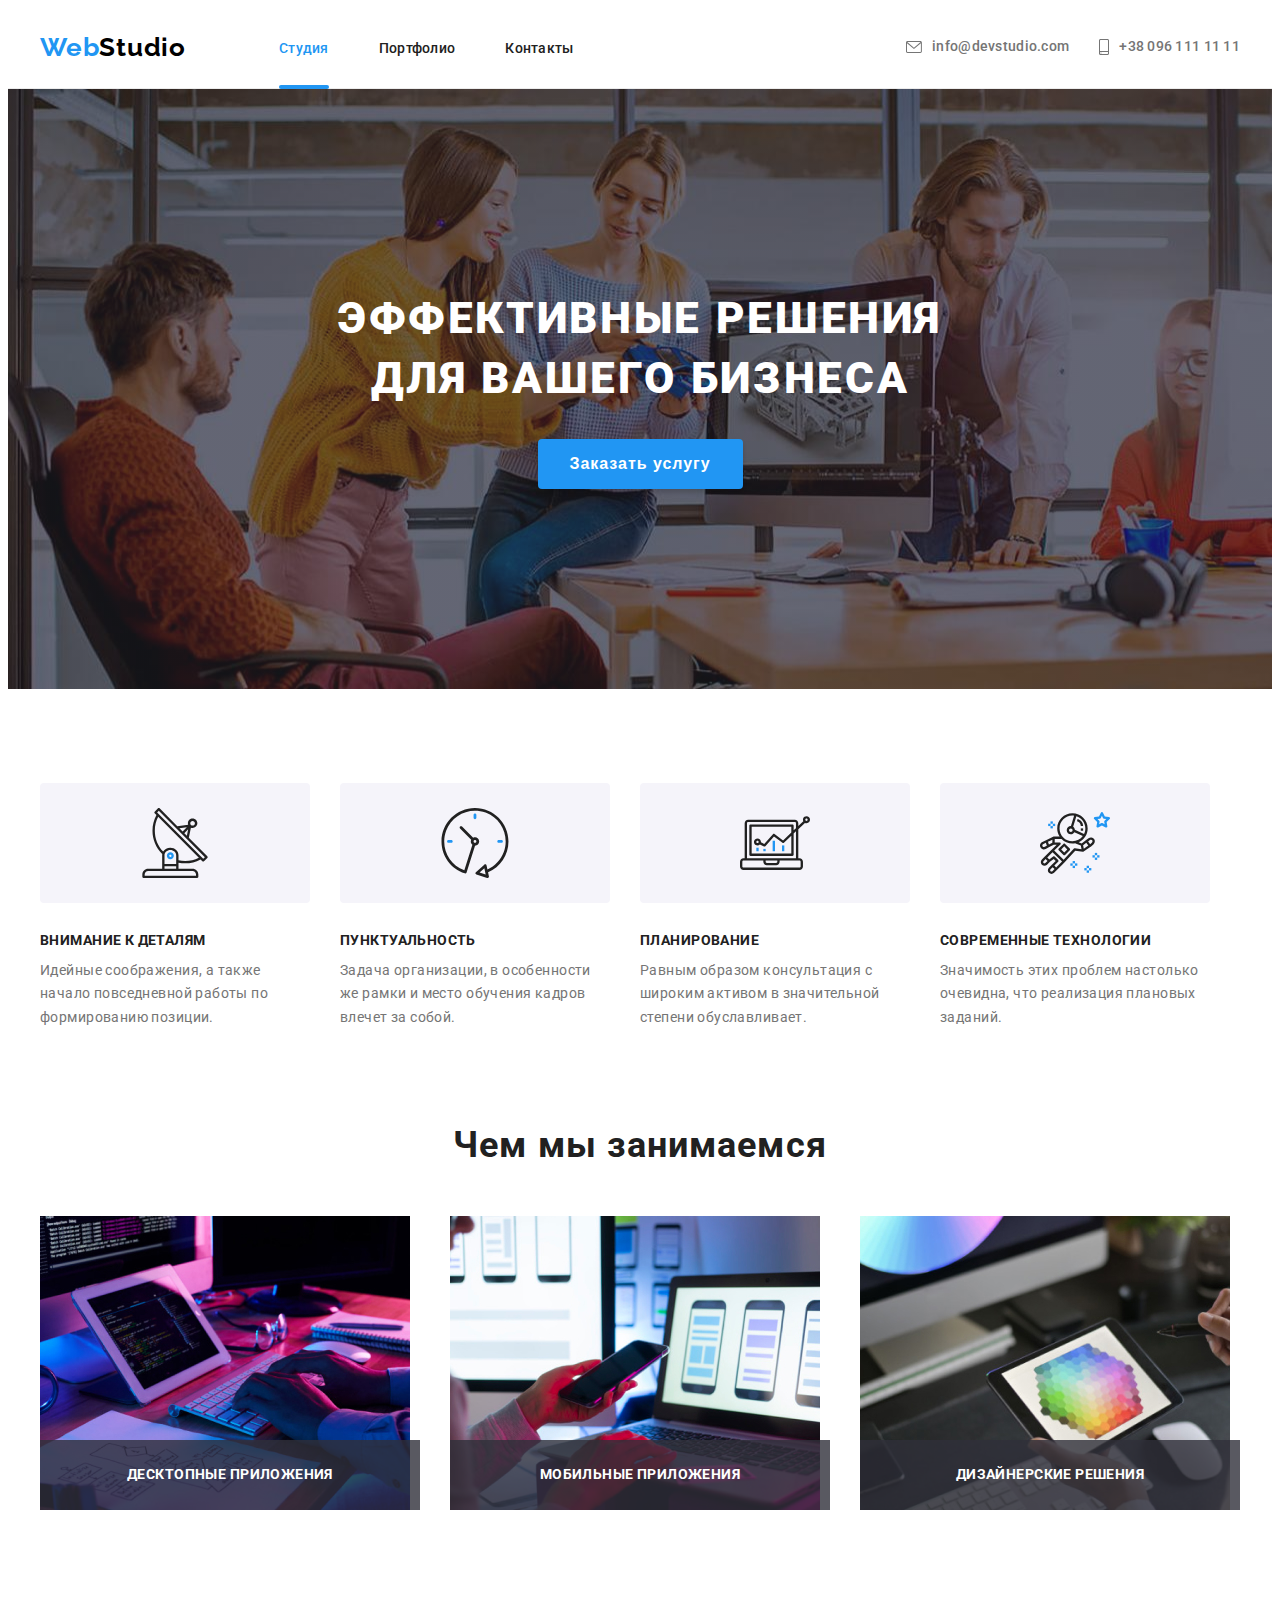
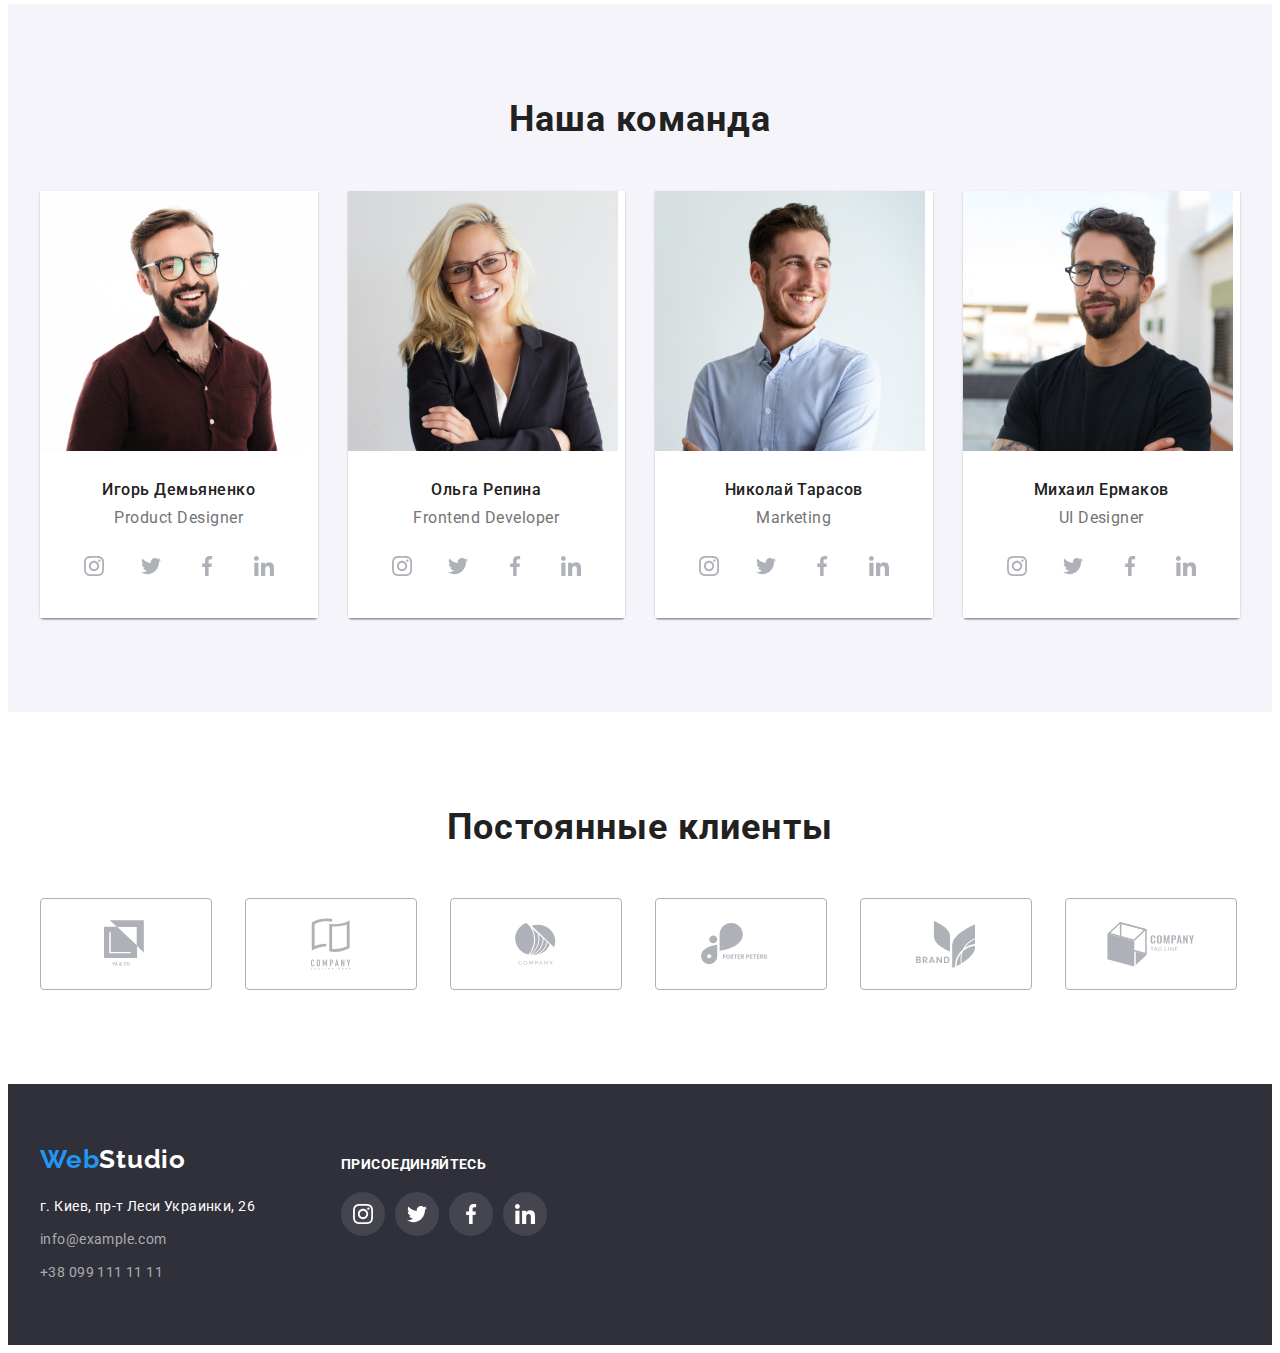
<file: index.html>
<!DOCTYPE html>
<html lang="ru">
<head>
    <meta charset="UTF-8">
    <meta http-equiv="X-UA-Compatible" content="IE=edge">
    <meta name="viewport" content="width=device-width, initial-scale=1.0">
    <title>Студия</title>
    <link rel="preconnect" href="https://fonts.gstatic.com">
    <link href="https://fonts.googleapis.com/css2?family=Raleway:wght@700&family=Roboto:wght@400;500;700;900&display=swap"
        rel="stylesheet">
    <link rel="stylesheet" href="https://cdnjs.cloudflare.com/ajax/libs/modern-normalize/1.0.0/modern-normalize.min.css"
        integrity="sha512-ISS7cAi1PEhQ8jnbJpJZMd29NlhNj4AWYyLOSp2CE/CsHxTCu+r+t0D2yoJudVrd0/8fTVPUVDzY5Tvli75u/g=="
        crossorigin="anonymous" />
    <link rel="stylesheet" href="./css/styles.css">
</head>
<body>
    <header class="header">
        <div class="container">
            <nav class="navigation">
                <a class="logo link" href="./index.html" lang="en">Web<span class="logo-black">Studio</span></a>
                <ul class="navigation-list list">
                    <li class="navigation-item current-link">
                        <a class="navigation-link link current" href="./index.html">Студия</a>
                    </li>
                    <li class="navigation-item">
                        <a class="navigation-link link" href="./portfolio.html">Портфолио</a>
                    </li>
                    <li class="navigation-item">
                        <a class="navigation-link link" href="">Контакты</a>
                    </li>
                </ul>
            </nav>
            <ul class="contact-list list">
                <li class="contact-item">
                    <a class="contact-link link" href="mailto:info@devstudio.com">
                        <svg class="contact-icon" width="16" height="12">
                            <use href="./images/icons.svg#icon-envelope"></use>
                        </svg>
                        info@devstudio.com
                    </a>
                </li>
                <li class="contact-item">
                    <a class="contact-link link" href="tel:+380961111111">
                        <svg class="contact-icon" width="10" height="16">
                            <use href="./images/icons.svg#icon-smartphone"></use>
                        </svg>
                        +38 096 111 11 11</a>
                </li>
            </ul>
        </div>
    </header>
    <main>
        <!-- Hero -->
        <section class="hero">
            <div class="container">
                <h1 class="hero-title">Эффективные решения для вашего бизнеса</h1>
                <button class="modal-btn" type="button" data-modal-open>Заказать услугу</button>
            </div>
        </section>
        <!-- Описание -->
        <section class="description">
            <div class="container">
                <h2 class="visually-hidden">Описание</h2>
                <ul class="description-list list">
                    <li class="description-item">
                        <div class="container-icon">
                            <svg class="description-icon" width="70" height="70">
                                <use href="./images/icons.svg#icon-antenna"></use>
                            </svg>
                        </div>
                        <h3 class="description-title">Внимание к деталям</h3>
                        <p class="description-text">Идейные соображения, а также начало повседневной работы по формированию позиции.</p>
                    </li>
                    <li class="description-item">
                        <div class="container-icon">
                            <svg class="description-icon" width="70" height="70">
                                <use href="./images/icons.svg#icon-clock"></use>
                            </svg>
                        </div>
                        <h3 class="description-title">Пунктуальность</h3>
                        <p class="description-text">Задача организации, в особенности же рамки и место обучения кадров влечет за собой.
                        </p>
                    </li>
                    <li class="description-item">
                        <div class="container-icon">
                            <svg class="description-icon" width="70" height="70">
                                <use href="./images/icons.svg#icon-diagram"></use>
                            </svg>
                        </div>
                        <h3 class="description-title">Планирование</h3>
                        <p class="description-text">Равным образом консультация с широким активом в значительной степени обуславливает.
                        </p>
                    </li>
                    <li class="description-item">
                        <div class="container-icon">
                            <svg class="description-icon" width="70" height="70">
                                <use href="./images/icons.svg#icon-astronaut"></use>
                            </svg>
                        </div>
                        <h3 class="description-title">Современные технологии</h3>
                        <p class="description-text">Значимость этих проблем настолько очевидна, что реализация плановых заданий.</p>
                    </li>
                </ul>
            </div>
        </section>
        <!-- Галерея -->
        <section class="gallery">
            <div class="container">
                <h2 class="title">Чем мы занимаемся</h2>
                <ul class="gallery-list list">
                    <li class="gallery-item">
                        <div class="gallery-list-overlay">
                            <img class="gallery-img" src="./images/box-1.jpg" alt="набор кода" width="370" height="294">
                            <h3 class="gallery-overlay">Десктопные приложения</h3>
                        </div>
                    </li>
                    <li class="gallery-item">
                        <div class="gallery-list-overlay">
                            <img class="gallery-img" src="./images/box-2.jpg" alt="настройка смартфона" width="370" height="294">
                            <h3 class="gallery-overlay">Мобильные приложения</h3>
                        </div>
                    </li>
                    <li class="gallery-item">
                        <div class="gallery-list-overlay">
                            <img class="gallery-img" src="./images/box-3.jpg" alt="выбор цвета" width="370" height="294">
                            <h3 class="gallery-overlay">Дизайнерские решения</h3>
                        </div>
                    </li>
                </ul>
            </div>
        </section>
        <!-- Наша команда -->
        <section class="ourteam">
            <div class="container">
                <h2 class="title">Наша команда</h2>
                <ul class="ourteam-list list">
                    <li class="ourteam-item">
                        <img class="ourteam-img" src="./images/product_designer.jpg" alt="дизайнер продукта" width="270" height="260">
                        <div class="ourteam-list-content">
                            <h3 class="ourteam-title">Игорь Демьяненко</h3>
                            <p class="ourteam-text" lang="en">Product Designer</p>
                            <ul class="social-list list">
                                <li class="social-list-item">
                                    <a href="" class="social-list-link link">
                                        <svg class="social-list-icon" width="20" height="20">
                                            <use href="./images/icons.svg#icon-instagram"></use>
                                        </svg>    
                                    </a>
                                </li>
                                <li class="social-list-item">
                                    <a href="" class="social-list-link link">
                                        <svg class="social-list-icon" width="20" height="20">
                                            <use href="./images/icons.svg#icon-twitter"></use>
                                        </svg>    
                                    </a>
                                </li>
                                <li class="social-list-item">
                                    <a href="" class="social-list-link link">
                                        <svg class="social-list-icon" width="20" height="20">
                                            <use href="./images/icons.svg#icon-facebook"></use>
                                        </svg>    
                                    </a>
                                </li>
                                <li class="social-list-item">
                                    <a href="" class="social-list-link link">
                                        <svg class="social-list-icon" width="20" height="20">
                                            <use href="./images/icons.svg#icon-linkedin"></use>
                                        </svg>    
                                    </a>
                                </li>
                            </ul>
                        </div>
                    </li>
                    <li class="ourteam-item">
                        <img class="ourteam-img" src="./images/frontend_developer.jpg" alt="фронтэнд разработчик" width="270"
                            height="260">
                        <div class="ourteam-list-content">
                            <h3 class="ourteam-title">Ольга Репина</h3>
                            <p class="ourteam-text" lang="en">Frontend Developer</p>
                            <ul class="social-list list">
                                <li class="social-list-item">
                                    <a href="" class="social-list-link link">
                                        <svg class="social-list-icon" width="20" height="20">
                                            <use href="./images/icons.svg#icon-instagram"></use>
                                        </svg>
                                    </a>
                                </li>
                                <li class="social-list-item">
                                    <a href="" class="social-list-link link">
                                        <svg class="social-list-icon" width="20" height="20">
                                            <use href="./images/icons.svg#icon-twitter"></use>
                                        </svg>
                                    </a>
                                </li>
                                <li class="social-list-item">
                                    <a href="" class="social-list-link link">
                                        <svg class="social-list-icon" width="20" height="20">
                                            <use href="./images/icons.svg#icon-facebook"></use>
                                        </svg>
                                    </a>
                                </li>
                                <li class="social-list-item">
                                    <a href="" class="social-list-link link">
                                        <svg class="social-list-icon" width="20" height="20">
                                            <use href="./images/icons.svg#icon-linkedin"></use>
                                        </svg>
                                    </a>
                                </li>
                            </ul>
                        </div>
                    </li>
                    <li class="ourteam-item">
                        <img class="ourteam-img" src="./images/marketing.jpg" alt="маркетинг" width="270" height="260">
                        <div class="ourteam-list-content">
                            <h3 class="ourteam-title">Николай Тарасов</h3>
                            <p class="ourteam-text" lang="en">Marketing</p>
                            <ul class="social-list list">
                                <li class="social-list-item">
                                    <a href="" class="social-list-link link">
                                        <svg class="social-list-icon" width="20" height="20">
                                            <use href="./images/icons.svg#icon-instagram"></use>
                                        </svg>
                                    </a>
                                </li>
                                <li class="social-list-item">
                                    <a href="" class="social-list-link link">
                                        <svg class="social-list-icon" width="20" height="20">
                                            <use href="./images/icons.svg#icon-twitter"></use>
                                        </svg>
                                    </a>
                                </li>
                                <li class="social-list-item">
                                    <a href="" class="social-list-link link">
                                        <svg class="social-list-icon" width="20" height="20">
                                            <use href="./images/icons.svg#icon-facebook"></use>
                                        </svg>
                                    </a>
                                </li>
                                <li class="social-list-item">
                                    <a href="" class="social-list-link link">
                                        <svg class="social-list-icon" width="20" height="20">
                                            <use href="./images/icons.svg#icon-linkedin"></use>
                                        </svg>
                                    </a>
                                </li>
                            </ul>
                        </div>
                    </li>
                    <li class="ourteam-item">
                        <img class="ourteam-img" src="./images/designer.jpg" alt="дизайнер" width="270" height="260">
                        <div class="ourteam-list-content">
                            <h3 class="ourteam-title">Михаил Ермаков</h3>
                            <p class="ourteam-text" lang="en">UI Designer</p>
                            <ul class="social-list list">
                                <li class="social-list-item">
                                    <a href="" class="social-list-link link">
                                        <svg class="social-list-icon" width="20" height="20">
                                            <use href="./images/icons.svg#icon-instagram"></use>
                                        </svg>
                                    </a>
                                </li>
                                <li class="social-list-item">
                                    <a href="" class="social-list-link link">
                                        <svg class="social-list-icon" width="20" height="20">
                                            <use href="./images/icons.svg#icon-twitter"></use>
                                        </svg>
                                    </a>
                                </li>
                                <li class="social-list-item">
                                    <a href="" class="social-list-link link">
                                        <svg class="social-list-icon" width="20" height="20">
                                            <use href="./images/icons.svg#icon-facebook"></use>
                                        </svg>
                                    </a>
                                </li>
                                <li class="social-list-item">
                                    <a href="" class="social-list-link link">
                                        <svg class="social-list-icon" width="20" height="20">
                                            <use href="./images/icons.svg#icon-linkedin"></use>
                                        </svg>
                                    </a>
                                </li>
                            </ul>
                        </div>
                    </li>
                </ul>
            </div>
        </section>
        <!--Клиенты-->
        <section class="clients">
            <div class="container">
                <h2 class="title">Постоянные клиенты</h2>
                <ul class="clients-list list">
                    <li class="clients-item">
                        <a href="" class="clients-link link" >
                            <svg class="clients-icon" width="44" height="49">
                                <use href="./images/icons.svg#icon-logo-1"></use>
                            </svg>
                        </a>
                    </li>
                    <li class="clients-item">
                        <a href="" class="clients-link link">
                            <svg class="clients-icon" width="40" height="52">
                                <use href="./images/icons.svg#icon-logo-2"></use>
                            </svg>
                        </a>
                    </li>
                    <li class="clients-item">
                        <a href="" class="clients-link link">
                            <svg class="clients-icon" width="41" height="42">
                                <use href="./images/icons.svg#icon-logo-3"></use>
                            </svg>
                        </a>
                    </li>
                    <li class="clients-item">
                        <a href="" class="clients-link link">
                            <svg class="clients-icon" width="79" height="42">
                                <use href="./images/icons.svg#icon-logo-4"></use>
                            </svg>
                        </a>
                    </li>
                    <li class="clients-item">
                        <a href="" class="clients-link link">
                            <svg class="clients-icon" width="59" height="47">
                                <use href="./images/icons.svg#icon-logo-5"></use>
                            </svg>
                        </a>
                    </li>
                    <li class="clients-item">
                        <a href="" class="clients-link link">
                            <svg class="clients-icon" width="88" height="45">
                                <use href="./images/icons.svg#icon-logo-6"></use>
                            </svg>
                        </a>
                    </li>
                </ul>
            </div>
        </section>
    </main>
    <!-- footer -->
    <footer class="footer">
        <div class="container">
            <div class="footer-address">
                <a class="logo link" href="./index.html" lang="en">Web<span class="logo-white">Studio</span></a>
                <address class="address">
                    <ul class="footer-list list">
                        <li class="footer-item">
                            <a class="footer-link footer-link-light link" href="https://goo.gl/maps/EHuErNrF32N7UsAx8" target="_blank"
                                rel="noopener noreferrer">г. Киев, пр-т Леси Украинки, 26</a>
                        </li>
                        <li class="footer-item">
                            <a class="footer-link footer-link-dark link" href="mailto:info@example.com">info@example.com</a>
                        </li>
                        <li class="footer-item">
                            <a class="footer-link footer-link-dark link" href="tel:+380991111111">+38 099 111 11 11</a>
                        </li>
                    </ul>
                </address>
            </div>
            <div class="footer-social">
                <h3 class="footer-social-title">Присоединяйтесь</h3>
                <ul class="footer-social-list list">
                    <li class="footer-social-item">
                        <a href="" class="footer-social-link link">
                            <svg class="footer-social-icon" width="20" height="20">
                                <use href="./images/icons.svg#icon-instagram"></use>
                            </svg>
                        </a>
                    </li>
                    <li class="footer-social-item">
                        <a href="" class="footer-social-link link">
                            <svg class="footer-social-icon" width="20" height="20">
                                <use href="./images/icons.svg#icon-twitter"></use>
                            </svg>
                        </a>
                    </li>
                    <li class="footer-social-item">
                        <a href="" class="footer-social-link link">
                            <svg class="footer-social-icon" width="20" height="20">
                                <use href="./images/icons.svg#icon-facebook"></use>
                            </svg>
                        </a>
                    </li>
                    <li class="footer-social-item">
                        <a href="" class="footer-social-link link">
                            <svg class="footer-social-icon" width="20" height="20">
                                <use href="./images/icons.svg#icon-linkedin"></use>
                            </svg>
                        </a>
                    </li>
                </ul>
            </div>
        </div>
    </footer>  
    <!-- Модальное окно -->
    <div class="backdrop is-hidden" data-modal>
        <div class="modal">
            <button type="button" class="modal-close-btn" data-modal-close>
                <svg class="modal-icon" width="18" height="18">
                    <use href="./images/icons.svg#icon-close"></use>
                </svg>
            </button>
            <form class="modal-form">
                <label class="modal-form-field">
                    Имя
                    <span class="modal-form-input-wrapper">
                        <input type="text" name="user-name" class="modal-form-input" required minlength="4">
                        <svg class="modal-form-icon">
                            <use href="./images/icons.svg#icon-close"></use>
                        </svg>
                    </span>
                </label>
                <label class="modal-form-field">
                    Телефон
                    <span class="modal-form-input-wrapper">
                        <input type="tel" name="user-tel" class="modal-form-input" required pattern="[0-9]{3}-[0-9]{3}-[0-9]{2}-[0-9]{2}"
                            title="000-000-00-00">
                        <svg class="modal-form-icon">
                            <use href="./images/icons.svg#icon-close"></use>
                        </svg>
                    </span>
                </label>
                <label class="modal-form-field">
                    Комментарий
                    <textarea name="user-message" class="modal-form-message" placeholder="Введите текст"></textarea>
                </label>
                <input type="checkbox" name="user-term" class="modal-form-term">
                <label for="" class="modal-form-check-desc">Соглашаюсь с рассылкой и принимаю <a href="">Условия договора</a></label>
                <button type="submit" class="modal-form-btn">Отправить</button>
            </form>
        </div>
    </div>

    <script src="./js/modal.js"></script>
</body>
</html>
</file>
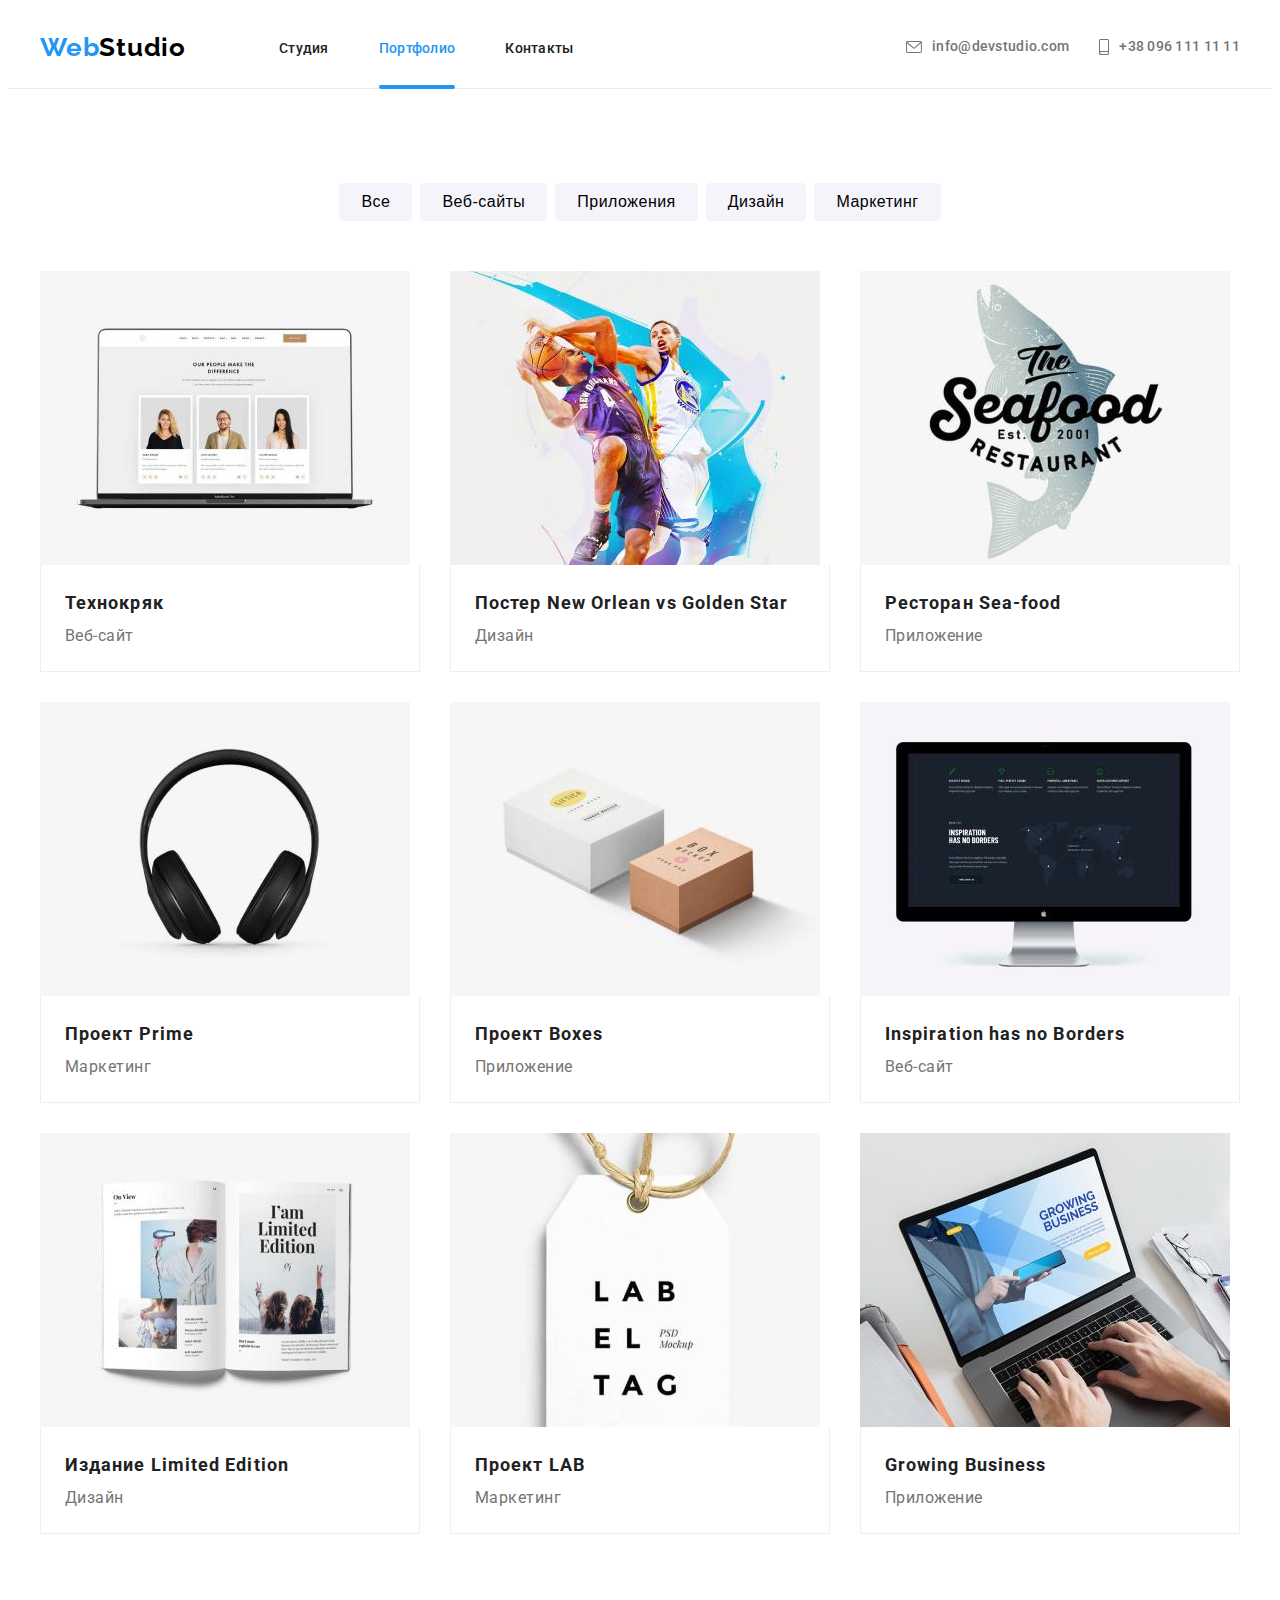
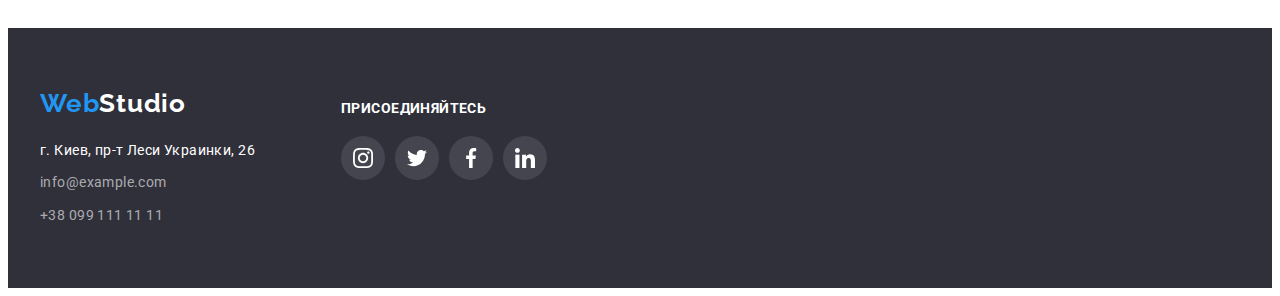
<file: portfolio.html>
<!DOCTYPE html>
<html lang="ru">
<head>
    <meta charset="UTF-8">
    <meta http-equiv="X-UA-Compatible" content="IE=edge">
    <meta name="viewport" content="width=device-width, initial-scale=1.0">
    <title>Портфолио</title>
    <link rel="preconnect" href="https://fonts.gstatic.com">
    <link
        href="https://fonts.googleapis.com/css2?family=Raleway:wght@700&family=Roboto:wght@400;500;700;900&display=swap"
        rel="stylesheet">
    <link rel="stylesheet" href="https://cdnjs.cloudflare.com/ajax/libs/modern-normalize/1.0.0/modern-normalize.min.css"
        integrity="sha512-ISS7cAi1PEhQ8jnbJpJZMd29NlhNj4AWYyLOSp2CE/CsHxTCu+r+t0D2yoJudVrd0/8fTVPUVDzY5Tvli75u/g=="
        crossorigin="anonymous" />
    <link rel="stylesheet" href="./css/styles.css">
</head>
<body>
    <header class="header">
        <div class="container">
            <nav class="navigation">
                <a class="logo link" href="./index.html" lang="en">Web<span class="logo-black">Studio</span></a>
                <ul class="navigation-list list">
                    <li class="navigation-item">
                        <a class="navigation-link link" href="./index.html">Студия</a>
                    </li>
                    <li class="navigation-item current-link">
                        <a class="navigation-link link current" href="./portfolio.html">Портфолио</a>
                    </li>
                    <li class="navigation-item">
                        <a class="navigation-link link" href="">Контакты</a>
                    </li>
                </ul>
            </nav>
            <ul class="contact-list list">
                <li class="contact-item">
                    <a class="contact-link link" href="mailto:info@devstudio.com">
                        <svg class="contact-icon" width="16" height="12">
                            <use href="./images/icons.svg#icon-envelope"></use>
                        </svg>
                        info@devstudio.com
                    </a>
                </li>
                <li class="contact-item">
                    <a class="contact-link link" href="tel:+380961111111">
                        <svg class="contact-icon" width="10" height="16">
                            <use href="./images/icons.svg#icon-smartphone"></use>
                        </svg>
                        +38 096 111 11 11</a>
                </li>
            </ul>
        </div>
    </header>
    <main>
        <!-- Портфолио -->
        <section class="portfolio">
            <div class="container">
                <h2 class="visually-hidden">Портфолио</h2>
                <ul class="portfolio-list-btns list">
                    <li class="portfolio-list-btns-item">
                        <button class="portfolio-btn" type="button">Все</button>
                    </li>
                    <li class="portfolio-list-btns-item">
                        <button class="portfolio-btn" type="button">Веб-сайты</button>
                    </li>
                    <li class="portfolio-list-btns-item">
                        <button class="portfolio-btn" type="button">Приложения</button>
                    </li>
                    <li class="portfolio-list-btns-item">
                        <button class="portfolio-btn" type="button">Дизайн</button>
                    </li>
                    <li class="portfolio-list-btns-item">
                        <button class="portfolio-btn" type="button">Маркетинг</button>
                    </li>
                </ul>
                <ul class="portfolio-list list">
                    <li class="portfolio-item">
                        <a href="" class="portfolio-list-link link">
                            <div class="portfolio-list-overlay">
                                <img class="portfolio-img" src="./images/portfolio/technocrack.jpg" alt="Технокряк" width="370" height="294">
                                <p class="overlay">Технокряк это современная площадка распространения коронавируса. Компании используют эту платформу
                                    для цифрового шпионажа и атак на защищённые сервера конкурентов.</p>
                            </div>
                            <div class="portfolio-border">
                                <h3 class="portfolio-title">Технокряк</h3>
                                <p class="portfolio-text">Веб-сайт</p>
                            </div>
                        </a>
                    </li>
                    <li class="portfolio-item">
                        <a href="" class="portfolio-list-link link">
                            <div class="portfolio-list-overlay">
                                <img class="portfolio-img" src="./images/portfolio/poster.jpg" alt="Постер" width="370" height="294">
                                <p class="overlay">Технокряк это современная площадка распространения коронавируса. Компании используют эту платформу
                                    для цифрового шпионажа и атак на защищённые сервера конкурентов.</p>
                            </div>
                            <div class="portfolio-border">
                                <h3 class="portfolio-title">Постер <span lang="en">New Orlean vs Golden Star</span></h3>
                                <p class="portfolio-text">Дизайн</p>
                            </div>
                        </a>
                    </li>
                    <li class="portfolio-item">
                        <a href="" class="portfolio-list-link link">
                            <div class="portfolio-list-overlay">
                                <img class="portfolio-img" src="./images/portfolio/restoran.jpg" alt="Ресторан" width="370" height="294">
                                <p class="overlay">Технокряк это современная площадка распространения коронавируса. Компании используют эту платформу
                                для цифрового шпионажа и атак на защищённые сервера конкурентов.</p>
                            </div>
                            <div class="portfolio-border">
                                <h3 class="portfolio-title">Ресторан <span lang="en">Sea-food</span></h3>
                                <p class="portfolio-text">Приложение</p>
                            </div>
                        </a>
                    </li>
                    <li class="portfolio-item">
                        <a href="" class="portfolio-list-link link">
                            <div class="portfolio-list-overlay">
                                <img class="portfolio-img" src="./images/portfolio/prime.jpg" alt="Прайм" width="370" height="294">
                                <p class="overlay">Технокряк это современная площадка распространения коронавируса. Компании используют эту платформу
                                    для цифрового шпионажа и атак на защищённые сервера конкурентов.</p>
                            </div>
                            <div class="portfolio-border">
                                <h3 class="portfolio-title">Проект <span lang="en">Prime</span></h3>
                                <p class="portfolio-text">Маркетинг</p>
                            </div>
                        </a>
                    </li>
                    <li class="portfolio-item">
                        <a href="" class="portfolio-list-link link">
                            <div class="portfolio-list-overlay">
                                <img class="portfolio-img" src="./images/portfolio/boxes.jpg" alt="Боксы" width="370" height="294">
                                <p class="overlay">Технокряк это современная площадка распространения коронавируса. Компании используют эту платформу
                                    для цифрового шпионажа и атак на защищённые сервера конкурентов.</p>
                            </div>
                            <div class="portfolio-border">
                                <h3 class="portfolio-title">Проект <span lang="en">Boxes</span></h3>
                                <p class="portfolio-text">Приложение</p>
                            </div>
                        </a>
                    </li>
                    <li class="portfolio-item">
                        <a href="" class="portfolio-list-link link">
                            <div class="portfolio-list-overlay">
                                <img class="portfolio-img" src="./images/portfolio/noborders.jpg" alt="Углов нет" width="370" height="294">
                                <p class="overlay">Технокряк это современная площадка распространения коронавируса. Компании используют эту платформу
                                    для цифрового шпионажа и атак на защищённые сервера конкурентов.</p>
                            </div>
                            <div class="portfolio-border">
                                <h3 class="portfolio-title" lang="en">Inspiration has no Borders</h3>
                                <p class="portfolio-text">Веб-сайт</p>
                            </div>
                        </a>
                    </li>
                    <li class="portfolio-item">
                        <a href="" class="portfolio-list-link link">
                            <div class="portfolio-list-overlay">
                                <img class="portfolio-img" src="./images/portfolio/limitededition.jpg" alt="Издание" width="370" height="294">
                                <p class="overlay">Технокряк это современная площадка распространения коронавируса. Компании используют эту платформу
                                    для цифрового шпионажа и атак на защищённые сервера конкурентов.</p>
                            </div>
                            <div class="portfolio-border">
                                <h3 class="portfolio-title">Издание <span lang="en">Limited Edition</span></h3>
                                <p class="portfolio-text">Дизайн</p>
                            </div>
                        </a>
                    </li>
                    <li class="portfolio-item">
                        <a href="" class="portfolio-list-link link">
                            <div class="portfolio-list-overlay">
                                <img class="portfolio-img" src="./images/portfolio/lab.jpg" alt="Лаб" width="370" height="294">
                                <p class="overlay">Технокряк это современная площадка распространения коронавируса. Компании используют эту платформу
                                    для цифрового шпионажа и атак на защищённые сервера конкурентов.</p>
                            </div>
                            <div class="portfolio-border">
                                <h3 class="portfolio-title">Проект <span lang="en">LAB</span></h3>
                                <p class="portfolio-text">Маркетинг</p>
                            </div>
                        </a>
                    </li>
                    <li class="portfolio-item">
                        <a href="" class="portfolio-list-link link">
                            <div class="portfolio-list-overlay">
                                <img class="portfolio-img" src="./images/portfolio/business.jpg" alt="Бизнес" width="370" height="294">
                                <p class="overlay">Технокряк это современная площадка распространения коронавируса. Компании используют эту платформу
                                    для цифрового шпионажа и атак на защищённые сервера конкурентов.</p>
                            </div>
                            <div class="portfolio-border">
                                <h3 class="portfolio-title" lang="en">Growing Business</h3>
                                <p class="portfolio-text">Приложение</p>
                            </div>
                        </a>
                    </li>
                </ul>
            </div>
        </section>
    </main>
    <!-- footer -->
    <footer class="footer">
        <div class="container">
            <div class="footer-address">
                <a class="logo link" href="./index.html" lang="en">Web<span class="logo-white">Studio</span></a>
                <address class="address">
                    <ul class="footer-list list">
                        <li class="footer-item">
                            <a class="footer-link footer-link-light link" href="https://goo.gl/maps/EHuErNrF32N7UsAx8"
                                target="_blank" rel="noopener noreferrer">г. Киев, пр-т Леси Украинки, 26</a>
                        </li>
                        <li class="footer-item">
                            <a class="footer-link footer-link-dark link" href="mailto:info@example.com">info@example.com</a>
                        </li>
                        <li class="footer-item">
                            <a class="footer-link footer-link-dark link" href="tel:+380991111111">+38 099 111 11 11</a>
                        </li>
                    </ul>
                </address>
            </div>
            <div class="footer-social">
                <h3 class="footer-social-title">Присоединяйтесь</h3>
                <ul class="footer-social-list list">
                    <li class="footer-social-item">
                        <a href="" class="footer-social-link link">
                            <svg class="footer-social-icon" width="20" height="20">
                                <use href="./images/icons.svg#icon-instagram"></use>
                            </svg>
                        </a>
                    </li>
                    <li class="footer-social-item">
                        <a href="" class="footer-social-link link">
                            <svg class="footer-social-icon" width="20" height="20">
                                <use href="./images/icons.svg#icon-twitter"></use>
                            </svg>
                        </a>
                    </li>
                    <li class="footer-social-item">
                        <a href="" class="footer-social-link link">
                            <svg class="footer-social-icon" width="20" height="20">
                                <use href="./images/icons.svg#icon-facebook"></use>
                            </svg>
                        </a>
                    </li>
                    <li class="footer-social-item">
                        <a href="" class="footer-social-link link">
                            <svg class="footer-social-icon" width="20" height="20">
                                <use href="./images/icons.svg#icon-linkedin"></use>
                            </svg>
                        </a>
                    </li>
                </ul>
            </div>
        </div>
    </footer>
</body>
</html>
</file>
<file: css/styles.css>
h1,
h2,
h3,
h4,
h5,
h6,
p {
  margin: 0;
}
img {
  display: block;
}
ul,
ol {
  margin: 0;
  padding: 0;
}
.link {
  text-decoration: none;
}
.list {
  list-style: none;
}
.address {
  font-style: normal;
}
.visually-hidden {
  position: absolute !important;
  clip: rect(1px 1px 1px 1px); /* IE6, IE7 */
  clip: rect(1px, 1px, 1px, 1px);
  padding: 0 !important;
  border: 0 !important;
  height: 1px !important;
  width: 1px !important;
  overflow: hidden;
}

:root {
  --main-font: 'Roboto', sans-serif;
  --secondary-font: 'Raleway', sans-serif;
  --accent-color: #2196f3;
  --main-color: #212121;
  --secondary-color: #757575;
  --black-color: #000000;
  --white-color: #ffffff;
  --icon-fill-grey: #afb1b8;
  --section-pt: 94px;
  --section-pb: 94px;
}

body {
  font-family: var(--main-font);
  color: var(--main-color);
}

.container {
  width: 1200px;
  margin: 0 auto;
  padding-left: 15px;
  padding-right: 15px;
}
/* COMPONENT */
.logo {
  font-family: var(--secondary-font);
  font-weight: 700;
  font-size: 26px;
  line-height: 1.19;
  letter-spacing: 0.03em;
  color: var(--accent-color);
}
.logo-black {
  color: var(--black-color);
}
.logo-white {
  color: var(--white-color);
}
.title {
  font-weight: 700;
  font-size: 36px;
  text-align: center;
  line-height: 1.17;
  letter-spacing: 0.03em;
}
.social-list {
  display: flex;
  align-items: center;
  justify-content: space-between;
}
.social-list-link {
  display: flex;
  justify-content: center;
  align-items: center;
  width: 44px;
  height: 44px;
  border-radius: 50%;
  background-color: var(--white-color);
  transition: background-color 250ms cubic-bezier(0.4, 0, 0.2, 1);
}
.social-list-link:hover,
.social-list-link:focus {
  background-color: var(--accent-color);
}
.social-list-link:hover .social-list-icon,
.social-list-link:focus .social-list-icon {
  fill: var(--white-color);
}
.social-list-icon {
  transition: fill 250ms cubic-bezier(0.4, 0, 0.2, 1);
  fill: #afb1b8;
}
/* END COMPONENT */

/* header */
.header {
  max-width: 1600px;
  margin: 0 auto;
  padding-top: 24px;
  padding-bottom: 25px;
  background: var(--white-color);
  border-bottom: 1px solid #ececec;
  /* position: absolute;
  width: 100%; */
}
.header .container {
  display: flex;
  align-items: center;
}
.navigation {
  display: flex;
  align-items: center;
}
.header .logo {
  margin-right: 93px;
}
.navigation-list {
  display: flex;
  align-items: center;
}
.navigation-item:not(:last-child) {
  margin-right: 50px;
}
.navigation-link {
  font-weight: 500;
  font-size: 14px;
  line-height: 1.14;
  letter-spacing: 0.02em;
  color: var(--main-color);
  transition: color 250ms cubic-bezier(0.4, 0, 0.2, 1);
}
.navigation-link:hover,
.navigation-link:focus {
  color: var(--accent-color);
  /* border-radius: 2px;
  width: 48px;
  border-bottom-width: 48px; */
}
.current-link {
  position: relative;
}
.current {
  color: var(--accent-color);
}
.current::after {
  position: absolute;
  bottom: -32px;
  left: 0;
  /* display: inline-block; */
  content: '';
  background-color: var(--accent-color);
  width: 100%;
  height: 4px;
  border-radius: 2px;
}
.contact-list {
  display: flex;
  align-items: center;
  margin-left: auto;
}
.contact-item:not(:last-child) {
  margin-right: 30px;
}
.contact-icon {
  margin-right: 10px;
  fill: var(--secondary-color);
  transition: fill 250ms cubic-bezier(0.4, 0, 0.2, 1);
}
.contact-link:hover .contact-icon,
.contact-link:focus .contact-icon {
  fill: var(--accent-color);
}
.contact-link {
  display: flex;
  justify-content: center;
  align-items: center;
  font-weight: 500;
  font-size: 14px;
  line-height: 1.14;
  letter-spacing: 0.02em;
  color: var(--secondary-color);
  transition: color 250ms cubic-bezier(0.4, 0, 0.2, 1);
}
.contact-link:hover,
.contact-link:focus {
  color: var(--accent-color);
}
/* end header */

/* hero */
.hero {
  max-width: 1600px;
  margin: 0 auto;
  background-color: #2f303a;
  padding-top: 200px;
  padding-bottom: 200px;
  background-image: linear-gradient(
      rgba(47, 48, 58, 0.4),
      rgba(47, 48, 58, 0.4)
    ),
    url('../images/hero.jpg');
  background-repeat: no-repeat;
  background-size: cover;
}
.hero-title {
  font-weight: 900;
  font-size: 44px;
  line-height: 1.36;
  text-align: center;
  letter-spacing: 0.06em;
  text-transform: uppercase;
  color: var(--white-color);
  margin: 0 auto 30px;
  width: 696px;
}
.modal-btn {
  font-weight: 700;
  font-size: 16px;
  line-height: 1.875;
  letter-spacing: 0.06em;
  cursor: pointer;
  display: flex;
  text-align: center;
  background: var(--accent-color);
  box-shadow: 0px 4px 4px rgba(0, 0, 0, 0.15);
  border-radius: 4px;
  border: none;
  color: var(--white-color);
  padding: 10px 32px;
  margin: 0 auto;
}
/* end hero */

/* description */
.description {
  padding-top: var(--section-pt);
  padding-bottom: 47px;
}
.description-list {
  display: flex;
}
.description-item {
  width: 270px;
}
.description-item:not(:last-child) {
  margin-right: 30px;
}
.container-icon {
  display: flex;
  height: 120px;
  background-color: #f5f4fa;
  border-radius: 4px;
  justify-content: center;
  align-items: center;
  margin-bottom: 30px;
}
.description-title {
  font-weight: 700;
  font-size: 14px;
  line-height: 1.14;
  letter-spacing: 0.03em;
  text-transform: uppercase;
  margin-bottom: 10px;
}
.description-text {
  font-size: 14px;
  line-height: 1.71;
  letter-spacing: 0.03em;
  color: var(--secondary-color);
}
/* end description */

/* gallery */
.gallery {
  padding-top: 47px;
  padding-bottom: var(--section-pb);
}
.gallery .title {
  margin-bottom: 50px;
}
.gallery-list {
  display: flex;
  margin-left: -30px;
  margin-top: -30px;
}
.gallery-item {
  flex-basis: calc(100% / 3 - 30px);
  margin-left: 30px;
  margin-top: 30px;
}
.gallery-list-overlay {
  position: relative;
}
.gallery-overlay {
  position: absolute;
  bottom: 0;
  left: 0;
  display: flex;
  flex-direction: column;
  width: 100%;
  height: 70px;
  background-color: rgba(47, 48, 58, 0.8);
  font-weight: 700;
  font-size: 14px;
  line-height: 1.14;
  justify-content: center;
  align-items: center;
  text-align: center;
  letter-spacing: 0.03em;
  text-transform: uppercase;
  color: var(--white-color);
}
/* end gallery */

/* our team */
.ourteam {
  background: #f5f4fa;
  max-width: 1600px;
  margin: 0 auto;
  padding-top: var(--section-pt);
  padding-bottom: var(--section-pb);
}
.ourteam .title {
  margin-bottom: 50px;
}
.ourteam-list {
  display: flex;
  margin-left: -30px;
  margin-top: -30px;
}
.ourteam-item {
  flex-basis: calc(100% / 4 - 30px);
  margin-left: 30px;
  margin-top: 30px;
  background: var(--white-color);
  box-shadow: 0px 1px 3px rgba(0, 0, 0, 0.12), 0px 1px 1px rgba(0, 0, 0, 0.14),
    0px 2px 1px rgba(0, 0, 0, 0.2);
  border-radius: 0px 0px 4px 4px;
}
.ourteam-list-content {
  padding: 30px 32px;
  background: var(--white-color);
}
.ourteam-title {
  font-weight: 500;
  font-size: 16px;
  line-height: 1.18;
  text-align: center;
  letter-spacing: 0.03em;
  margin-bottom: 10px;
}
.ourteam-text {
  font-size: 16px;
  line-height: 1.18;
  text-align: center;
  letter-spacing: 0.03em;
  color: var(--secondary-color);
  margin-bottom: 16px;
}
/* end our team */

/* Regular customers */
.clients {
  padding-top: var(--section-pt);
  padding-bottom: var(--section-pb);
}
.clients .title {
  margin-bottom: 50px;
}
.clients-list {
  display: flex;
  margin-left: -30px;
  margin-top: -30px;
}
.clients-item {
  flex-basis: calc(100% / 6 - 30px);
  margin-left: 30px;
  margin-top: 30px;
}
.clients-link {
  display: flex;
  justify-content: center;
  align-items: center;
  width: 170px;
  height: 90px;
  border: 1px solid #afb1b8;
  border-radius: 4px;
  transition: border-color 250ms cubic-bezier(0.4, 0, 0.2, 1);
}
.clients-link:hover,
.clients-link:focus {
  border-color: var(--accent-color);
}
.clients-link:hover .clients-icon,
.clients-link:focus .clients-icon {
  fill: var(--accent-color);
}
.clients-icon {
  fill: var(--icon-fill-grey);
  transition: fill 250ms cubic-bezier(0.4, 0, 0.2, 1);
}
/* END Regular customers */

/* footer */
.footer {
  padding-top: 60px;
  padding-bottom: 60px;
  background: #2f303a;
  max-width: 1600px;
  margin: 0 auto;
}
.footer .container {
  display: flex;
}
.footer-address .logo {
  display: inline-block;
  margin-bottom: 20px;
}
.footer-address {
  width: 231px;
  margin-right: 70px;
}
.footer-item:not(:last-child) {
  margin-bottom: 9px;
}
.footer-link {
  font-weight: 400;
  font-size: 14px;
  line-height: 1.71;
  letter-spacing: 0.03em;
}
.footer-link-light {
  color: var(--white-color);
}
.footer-link-dark {
  color: rgba(255, 255, 255, 0.6);
}
.footer-social {
  width: 206px;
  margin-top: 12px;
  margin-bottom: 40px;
}
.footer-social-title {
  font-weight: 700;
  font-size: 14px;
  line-height: 1.143;
  letter-spacing: 0.03em;
  text-transform: uppercase;
  color: var(--white-color);
  margin-bottom: 20px;
}
.footer-social-list {
  display: flex;
  align-items: center;
  justify-content: space-between;
}
.footer-social-link {
  display: flex;
  justify-content: center;
  align-items: center;
  width: 44px;
  height: 44px;
  border-radius: 50%;
  background-color: rgba(255, 255, 255, 0.1);
  transition: background-color 250ms cubic-bezier(0.4, 0, 0.2, 1);
}
.footer-social-icon {
  fill: var(--white-color);
}
.footer-social-link:hover,
.footer-social-link:focus {
  background-color: var(--accent-color);
}
/* end footer*/

/* backdrop */
.backdrop {
  position: fixed;
  top: 0;
  left: 0;
  width: 100%;
  height: 100%;
  background-color: rgba(0, 0, 0, 0.2);
  transition: all 250ms cubic-bezier(0.4, 0, 0.2, 1);
}
.modal {
  position: absolute;
  top: 50%;
  left: 50%;
  transform: translate(-50%, -50%);
  width: 528px;
  height: 581px;
  background-color: var(--white-color);
  box-shadow: 0px 1px 3px rgba(0, 0, 0, 0.12), 0px 1px 1px rgba(0, 0, 0, 0.14),
    0px 2px 1px rgba(0, 0, 0, 0.2);
  border-radius: 4px;
  padding: 40px;
}
.modal-close-btn {
  position: absolute;
  top: 8px;
  right: 8px;
  display: flex;
  justify-content: center;
  align-items: center;
  padding: 6px;
  width: 30px;
  height: 30px;
  border-radius: 50%;
  background-color: transparent;
  border: 1px solid rgba(0, 0, 0, 0.1);
  cursor: pointer;
}
.is-hidden {
  opacity: 0;
  visibility: hidden;
  pointer-events: none;
}
.modal-form {
  display: flex;
  flex-direction: column;
}
.modal-form-field {
}
.modal-form-input-wrapper {
  position: relative;
  display: block;
  margin-top: 4px;
}
.modal-form-input {
  width: 100%;
  height: 40px;
  border: 1px solid rgba(33, 33, 33, 0.2);
  border-radius: 4px;
  padding-left: 42px;
  transition: border-color 250ms cubic-bezier(0.4, 0, 0.2, 1);
}
.modal-form-input:focus {
  border-color: var(--accent-color);
  outline: none;
}
.modal-form-input:focus + .modal-form-icon {
  fill: var(--accent-color);
}
.modal-icon {
  fill: var(--black-color);
}
.modal-form-icon {
  position: absolute;
  top: 50%;
  left: 12px;
  transform: translateY(-50%);
  display: block;
  width: 18px;
  height: 18px;
  fill: var(--main-color);
  transition: fill 250ms cubic-bezier(0.4, 0, 0.2, 1);
}
.modal-form-message {
  resize: none;
}
/* end backdrop */

/* PORTFOLIO */
.portfolio {
  padding-top: var(--section-pt);
  padding-bottom: var(--section-pb);
}
.portfolio-list-btns {
  display: flex;
  margin-bottom: 50px;
  justify-content: center;
}
.portfolio-list-btns-item:not(:last-child) {
  margin-right: 8px;
}
.portfolio-btn {
  font-weight: 500;
  font-size: 16px;
  line-height: 1.62;
  text-align: center;
  letter-spacing: 0.03em;
  border-radius: 4px;
  cursor: pointer;
  border: none;
  background-color: #f5f4fa;
  padding: 6px 22px;
  transition: color 250ms cubic-bezier(0.4, 0, 0.2, 1),
    background-color 250ms cubic-bezier(0.4, 0, 0.2, 1),
    box-shadow 250ms cubic-bezier(0.4, 0, 0.2, 1);
}
.portfolio-btn:hover,
.portfolio-btn:focus {
  color: var(--white-color);
  background-color: var(--accent-color);
  box-shadow: 0px 3px 1px rgba(0, 0, 0, 0.1), 0px 1px 2px rgba(0, 0, 0, 0.08),
    0px 2px 2px rgba(0, 0, 0, 0.12);
}
.portfolio-list {
  display: flex;
  flex-wrap: wrap;
  margin-left: -30px;
  margin-top: -30px;
}
.portfolio-item {
  flex-basis: calc(100% / 3 - 30px);
  margin-left: 30px;
  margin-top: 30px;
}
.portfolio-border {
  border: 1px solid #eeeeee;
  border-top: none;
  padding: 20px 24px;
}
.portfolio-title {
  font-weight: 700;
  font-size: 18px;
  line-height: 2;
  letter-spacing: 0.06em;
  color: var(--main-color);
}
.portfolio-text {
  font-size: 16px;
  line-height: 1.87;
  letter-spacing: 0.03em;
  color: var(--secondary-color);
}
.portfolio-list-link {
  display: flex;
  flex-direction: column;
  transition: box-shadow 250ms cubic-bezier(0.4, 0, 0.2, 1);
}
.portfolio-list-link:hover,
.portfolio-list-link:focus {
  box-shadow: 0px 1px 1px rgba(0, 0, 0, 0.12), 0px 4px 4px rgba(0, 0, 0, 0.06),
    1px 4px 6px rgba(0, 0, 0, 0.16);
}
.portfolio-list-overlay {
  position: relative;
  overflow: hidden;
}
.overlay {
  position: absolute;
  top: 0;
  left: 0;
  height: 100%;
  background-color: rgba(33, 150, 243, 0.9);
  color: var(--white-color);
  padding: 63px 24px;
  font-size: 18px;
  line-height: 1.56;
  letter-spacing: 0.03em;
  overflow: auto;
  transform: translateY(100%);
  transition: transform 250ms cubic-bezier(0.4, 0, 0.2, 1);
}
.portfolio-list-link:focus .overlay,
.portfolio-list-link:hover .overlay {
  transform: translateY(0%);
}
/* END PORTFOLIO */
</file>
